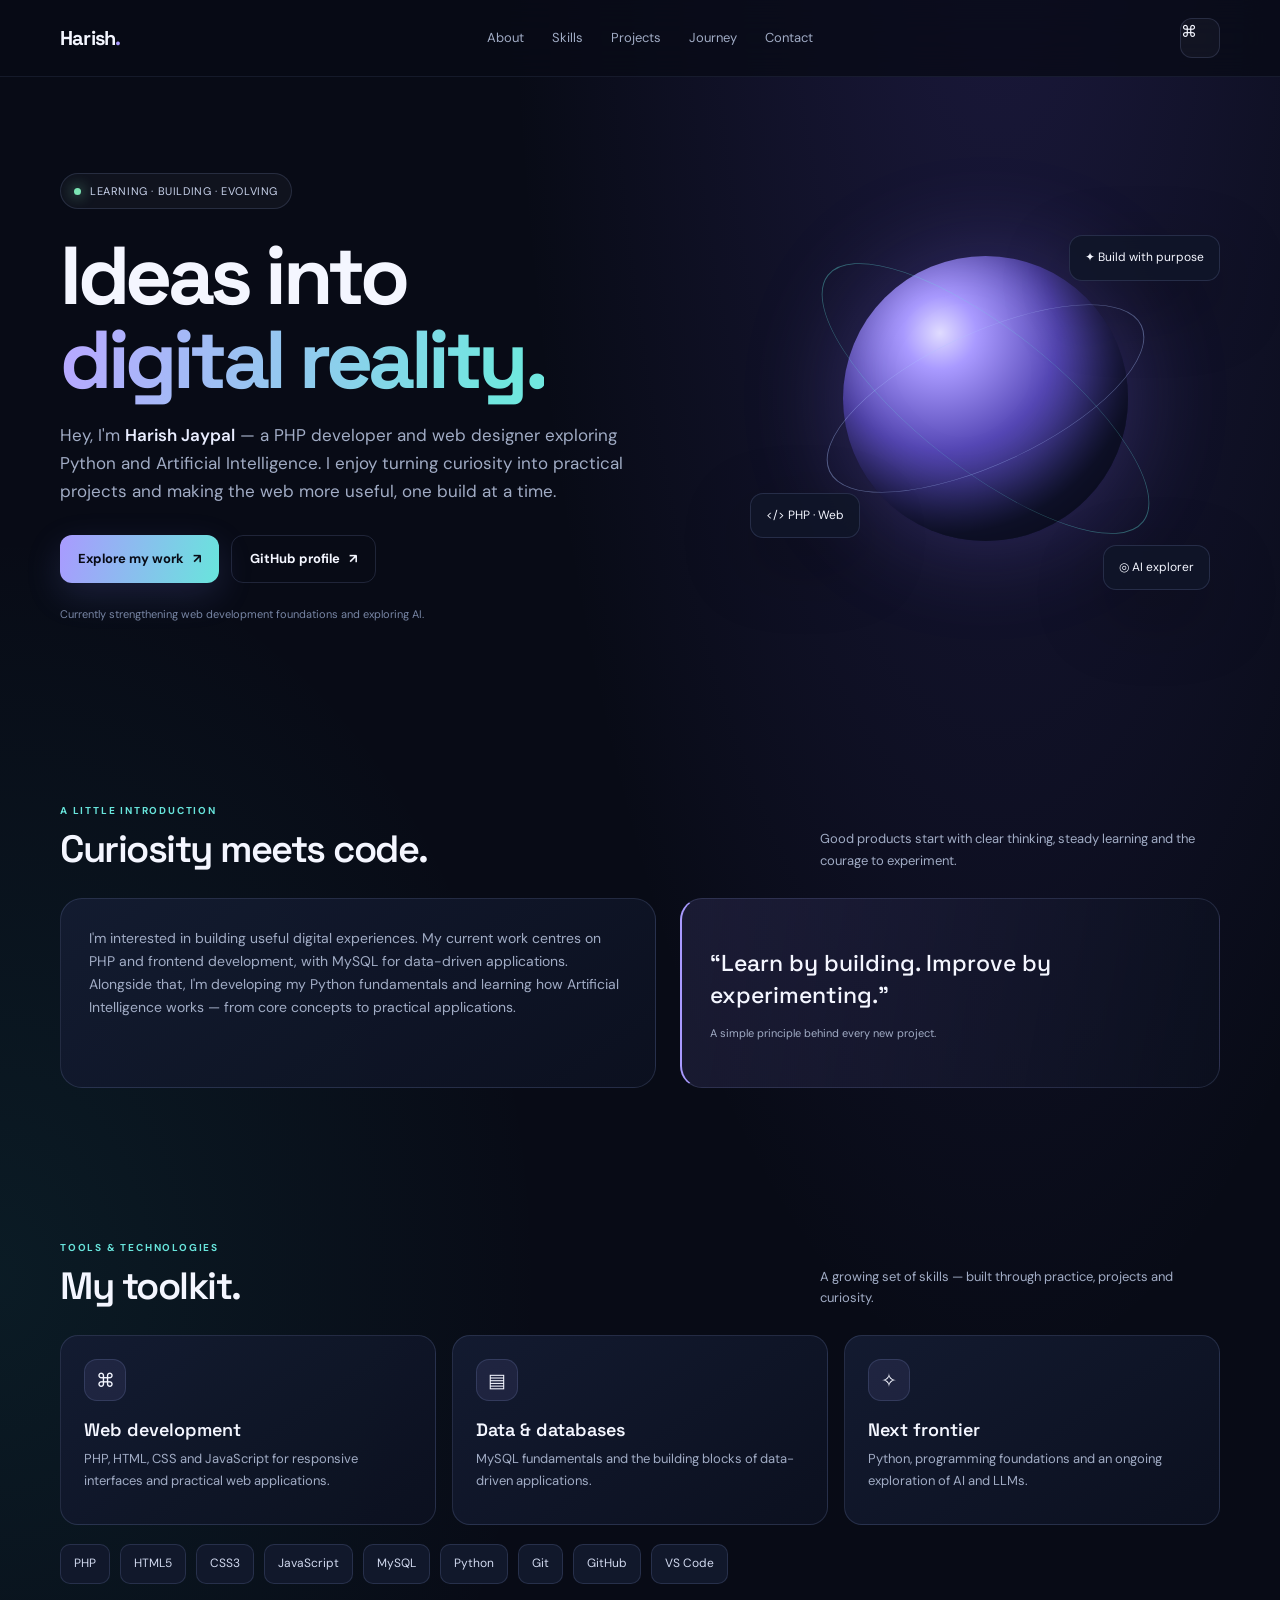
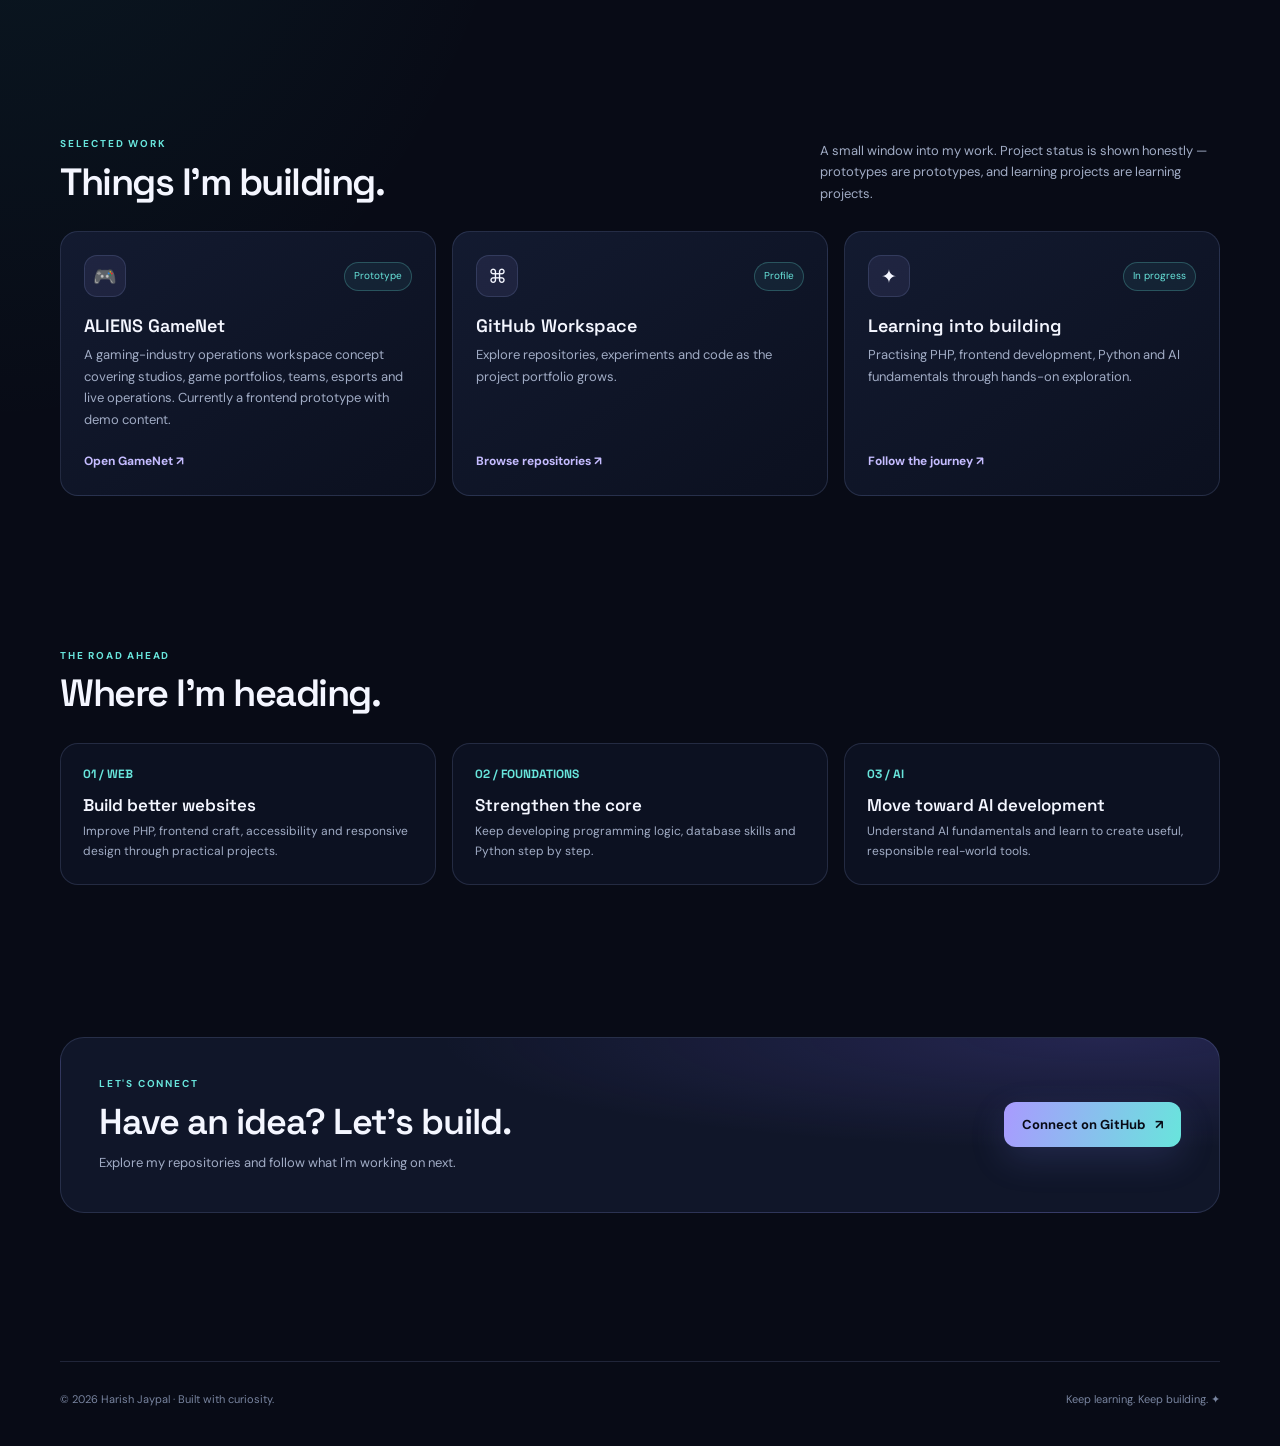
<file: index.html>
<!doctype html>
<html lang="en">
<head>
  <meta charset="utf-8">
  <meta name="viewport" content="width=device-width, initial-scale=1">
  <meta name="theme-color" content="#080b16">
  <meta name="description" content="Harish Jaypal — PHP developer and web designer exploring Python and AI. Discover skills, selected work and the journey from ideas to useful digital products.">
  <meta property="og:type" content="website">
  <meta property="og:title" content="Harish Jaypal — Developer & Builder">
  <meta property="og:description" content="PHP development, web design and a growing journey into AI.">
  <title>Harish Jaypal — Developer & Builder</title>
  <link rel="preconnect" href="https://fonts.googleapis.com">
  <link rel="preconnect" href="https://fonts.gstatic.com" crossorigin>
  <link href="https://fonts.googleapis.com/css2?family=DM+Sans:wght@400;500;600;700&family=Space+Grotesk:wght@400;500;600;700&display=swap" rel="stylesheet">
  <link rel="stylesheet" href="/assets/css/portfolio.css">
</head>
<body>
  <div class="topbar">
    <header class="wrap nav">
      <a class="brand" href="#home" aria-label="Harish home">Harish<b>.</b></a>
      <nav class="links" id="navLinks" aria-label="Main navigation">
        <a href="#about">About</a><a href="#skills">Skills</a><a href="#work">Projects</a><a href="#journey">Journey</a><a href="#contact">Contact</a>
      </nav>
      <div class="nav-actions">
        <a class="icon-btn" href="https://github.com/iHarishJaypal" target="_blank" rel="noopener noreferrer" aria-label="Open GitHub profile">⌘</a>
        <button class="menu" id="menuBtn" type="button" aria-expanded="false" aria-controls="navLinks" aria-label="Toggle navigation">☰</button>
      </div>
    </header>
  </div>
  <main>
    <div class="wrap hero" id="home">
      <div>
        <div class="eyebrow"><span class="dot"></span> LEARNING · BUILDING · EVOLVING</div>
        <h1>Ideas into<br><span class="gradient">digital reality.</span></h1>
        <p class="hero-copy">Hey, I'm <strong>Harish Jaypal</strong> — a PHP developer and web designer exploring Python and Artificial Intelligence. I enjoy turning curiosity into practical projects and making the web more useful, one build at a time.</p>
        <div class="actions"><a class="btn primary" href="#work">Explore my work <span aria-hidden="true">↗</span></a><a class="btn" href="https://github.com/iHarishJaypal" target="_blank" rel="noopener noreferrer">GitHub profile <span aria-hidden="true">↗</span></a></div>
        <div class="hero-note">Currently strengthening web development foundations and exploring AI.</div>
      </div>
      <div class="visual" aria-label="Abstract glowing digital planet illustration">
        <div class="orb" aria-hidden="true"></div>
        <div class="float f1">✦ Build with purpose</div><div class="float f2">&lt;/&gt; PHP · Web</div><div class="float f3">◎ AI explorer</div>
      </div>
    </div>
    <section class="wrap section reveal" id="about">
      <div class="section-head"><div><div class="mini-label">A little introduction</div><h2>Curiosity meets code.</h2></div><p>Good products start with clear thinking, steady learning and the courage to experiment.</p></div>
      <div class="about-grid">
        <div class="panel"><p class="about-copy">I'm interested in building useful digital experiences. My current work centres on PHP and frontend development, with MySQL for data-driven applications. Alongside that, I'm developing my Python fundamentals and learning how Artificial Intelligence works — from core concepts to practical applications.</p></div>
        <div class="panel quote">“Learn by building. Improve by experimenting.”<small>A simple principle behind every new project.</small></div>
      </div>
    </section>
    <section class="wrap section reveal" id="skills">
      <div class="section-head"><div><div class="mini-label">Tools & technologies</div><h2>My toolkit.</h2></div><p>A growing set of skills — built through practice, projects and curiosity.</p></div>
      <div class="grid3">
        <article class="card"><div class="card-icon">⌘</div><h3>Web development</h3><p>PHP, HTML, CSS and JavaScript for responsive interfaces and practical web applications.</p></article>
        <article class="card"><div class="card-icon">▤</div><h3>Data & databases</h3><p>MySQL fundamentals and the building blocks of data-driven applications.</p></article>
        <article class="card"><div class="card-icon">✧</div><h3>Next frontier</h3><p>Python, programming foundations and an ongoing exploration of AI and LLMs.</p></article>
      </div>
      <div class="pills" aria-label="Technology skills"><span class="pill">PHP</span><span class="pill">HTML5</span><span class="pill">CSS3</span><span class="pill">JavaScript</span><span class="pill">MySQL</span><span class="pill">Python</span><span class="pill">Git</span><span class="pill">GitHub</span><span class="pill">VS Code</span></div>
    </section>
    <section class="wrap section reveal" id="work">
      <div class="section-head"><div><div class="mini-label">Selected work</div><h2>Things I'm building.</h2></div><p>A small window into my work. Project status is shown honestly — prototypes are prototypes, and learning projects are learning projects.</p></div>
      <div class="grid3">
        <article class="card project">
          <div class="project-top"><div class="card-icon">🎮</div><span class="tag">Prototype</span></div>
          <h3>ALIENS GameNet</h3>
          <p>A gaming-industry operations workspace concept covering studios, game portfolios, teams, esports and live operations. Currently a frontend prototype with demo content.</p>
          <a class="project-link" href="/gamenet/" target="_blank" rel="noopener noreferrer">Open GameNet <span aria-hidden="true">↗</span></a>
        </article>
        <article class="card project">
          <div class="project-top"><div class="card-icon">⌘</div><span class="tag">Profile</span></div>
          <h3>GitHub Workspace</h3>
          <p>Explore repositories, experiments and code as the project portfolio grows.</p>
          <a class="project-link" href="https://github.com/iHarishJaypal?tab=repositories" target="_blank" rel="noopener noreferrer">Browse repositories <span aria-hidden="true">↗</span></a>
        </article>
        <article class="card project">
          <div class="project-top"><div class="card-icon">✦</div><span class="tag">In progress</span></div>
          <h3>Learning into building</h3>
          <p>Practising PHP, frontend development, Python and AI fundamentals through hands-on exploration.</p>
          <a class="project-link" href="https://github.com/iHarishJaypal" target="_blank" rel="noopener noreferrer">Follow the journey <span aria-hidden="true">↗</span></a>
        </article>
      </div>
    </section>
    <section class="wrap section reveal" id="journey">
      <div class="section-head"><div><div class="mini-label">The road ahead</div><h2>Where I'm heading.</h2></div></div>
      <div class="focus-list">
        <article class="focus-card"><div class="number">01 / WEB</div><h3>Build better websites</h3><p>Improve PHP, frontend craft, accessibility and responsive design through practical projects.</p></article>
        <article class="focus-card"><div class="number">02 / FOUNDATIONS</div><h3>Strengthen the core</h3><p>Keep developing programming logic, database skills and Python step by step.</p></article>
        <article class="focus-card"><div class="number">03 / AI</div><h3>Move toward AI development</h3><p>Understand AI fundamentals and learn to create useful, responsible real-world tools.</p></article>
      </div>
    </section>
    <section class="wrap section reveal" id="contact">
      <div class="contact"><div><div class="mini-label">Let's connect</div><h2>Have an idea? Let's build.</h2><p>Explore my repositories and follow what I'm working on next.</p></div><a class="btn primary" href="https://github.com/iHarishJaypal" target="_blank" rel="noopener noreferrer">Connect on GitHub <span aria-hidden="true">↗</span></a></div>
    </section>
  </main>
  <footer class="wrap footer"><span>© <span id="year"></span> Harish Jaypal · Built with curiosity.</span><span>Keep learning. Keep building. ✦</span></footer>
  <script src="/assets/js/portfolio.js" defer></script>
</body>
</html>
</file>
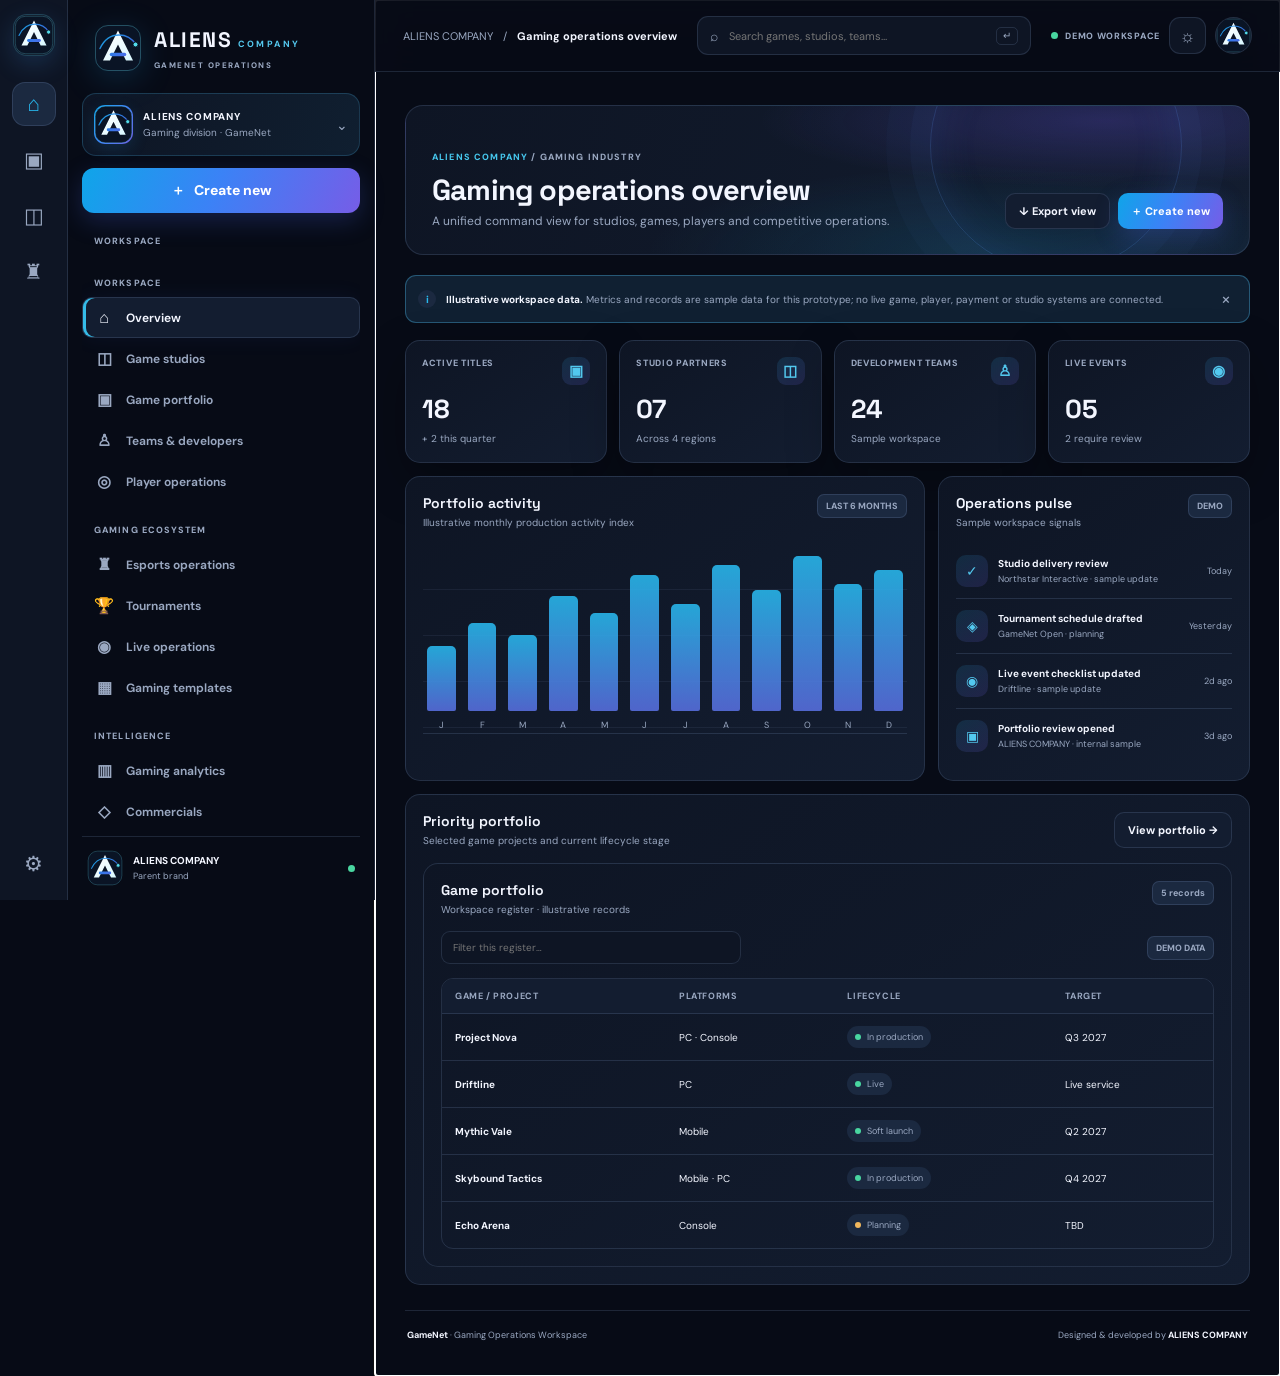
<file: gamenet/index.html>
<!doctype html>
<html lang="en">
<head>
  <meta charset="utf-8">
  <meta name="viewport" content="width=device-width, initial-scale=1, viewport-fit=cover">
  <meta name="theme-color" content="#080b12">
  <meta name="description" content="GameNet by ALIENS COMPANY — gaming industry operations workspace.">
  <title>GameNet by ALIENS COMPANY — Gaming Operations</title>
  <link rel="icon" type="image/svg+xml" href="aliens-mark.svg">
  <link rel="preconnect" href="https://fonts.googleapis.com">
  <link rel="preconnect" href="https://fonts.gstatic.com" crossorigin>
  <link href="https://fonts.googleapis.com/css2?family=DM+Sans:wght@400;500;600;700;800&family=Space+Grotesk:wght@500;600;700&display=swap" rel="stylesheet">
  <link rel="stylesheet" href="gamenet.css">
  <script src="gamenet.js" defer></script>
</head>
<body>
<div class="shell" id="shell">
  <aside class="rail" aria-label="Quick navigation">
    <a class="brand-symbol" href="#dashboard" aria-label="GameNet by ALIENS COMPANY"><img src="aliens-mark.svg" alt=""></a>
    <button class="rail-link active" data-page="dashboard" aria-label="Dashboard">⌂</button>
    <button class="rail-link" data-page="games" aria-label="Games">▣</button>
    <button class="rail-link" data-page="studios" aria-label="Studios">◫</button>
    <button class="rail-link" data-page="esports" aria-label="Esports">♜</button>
    <div class="rail-spacer"></div>
    <button class="rail-link" data-page="settings" aria-label="Settings">⚙</button>
  </aside>

  <aside class="sidebar" id="sidebar">
    <a class="brand-lockup" href="#dashboard" aria-label="ALIENS COMPANY GameNet home">
      <img class="brand-logo" src="aliens-mark.svg" alt="">
      <span class="brand-copy"><strong>ALIENS</strong><small>COMPANY</small><em>GAMENET OPERATIONS</em></span>
    </a>
    <button class="company-switch" type="button">
      <img class="company-mark" src="aliens-mark.svg" alt=""><span><b>ALIENS COMPANY</b><small>Gaming division · GameNet</small></span><span class="chevron">⌄</span>
    </button>
    <button class="primary-action" id="createAction">＋ &nbsp; Create new</button>
    <div class="nav-caption">WORKSPACE</div>
    <nav class="navigation" aria-label="Main navigation">
      <div class="nav-caption">WORKSPACE</div>
      <button class="nav-item active" data-page="dashboard"><span>⌂</span>Overview</button>
      <button class="nav-item" data-page="studios"><span>◫</span>Game studios</button>
      <button class="nav-item" data-page="games"><span>▣</span>Game portfolio</button>
      <button class="nav-item" data-page="teams"><span>♙</span>Teams & developers</button>
      <button class="nav-item" data-page="players"><span>◎</span>Player operations</button>
      <div class="nav-caption">GAMING ECOSYSTEM</div>
      <button class="nav-item" data-page="esports"><span>♜</span>Esports operations</button>
      <button class="nav-item" data-page="tournaments"><span>🏆</span>Tournaments</button>
      <button class="nav-item" data-page="liveops"><span>◉</span>Live operations</button>
      <button class="nav-item" data-page="templates"><span>▦</span>Gaming templates</button>
      <div class="nav-caption">INTELLIGENCE</div>
      <button class="nav-item" data-page="analytics"><span>▥</span>Gaming analytics</button>
      <button class="nav-item" data-page="finance"><span>◇</span>Commercials</button>
      <button class="nav-item" data-page="settings"><span>⚙</span>Workspace settings</button>
    </nav>
    <div class="sidebar-footer">
      <img class="avatar" src="aliens-mark.svg" alt=""><div><b>ALIENS COMPANY</b><small>Parent brand</small></div>
      <span class="online-dot"></span>
    </div>
  </aside>

  <header class="topbar">
    <button class="icon-button mobile-menu" id="mobileMenu" aria-label="Toggle navigation">☰</button>
    <div class="breadcrumb"><span>ALIENS COMPANY</span><i>/</i><b id="crumb">Overview</b></div>
    <label class="searchbox"><span>⌕</span><input id="globalSearch" type="search" placeholder="Search games, studios, teams…" autocomplete="off"><kbd>↵</kbd></label>
    <div class="top-actions">
      <span class="environment"><i></i> DEMO WORKSPACE</span>
      <button class="icon-button" id="themeToggle" aria-label="Switch theme">☼</button>
      <button class="profile-button" id="profileButton" aria-label="ALIENS COMPANY profile"><img src="aliens-mark.svg" alt=""></button>
    </div>
  </header>

  <main class="main" id="main" tabindex="-1">
    <section class="page-heading">
      <div><div class="eyebrow">ALIENS COMPANY <span> / GAMING INDUSTRY</span></div><h1 id="pageTitle">Gaming operations overview</h1><p id="pageSubtitle">A unified command view for studios, games, players and competitive operations.</p></div>
      <div class="heading-actions"><button class="button secondary" id="exportButton">↓ Export view</button><button class="button primary" id="headingCreate">＋ Create new</button></div>
    </section>
    <div class="notice"><span class="notice-mark">i</span><span><b>Illustrative workspace data.</b> Metrics and records are sample data for this prototype; no live game, player, payment or studio systems are connected.</span><button id="dismissNotice" aria-label="Dismiss notice">×</button></div>
    <section id="pageContent" aria-live="polite"></section>
    <footer class="footer"><span><b>GameNet</b> · Gaming Operations Workspace</span><span>Designed &amp; developed by <b>ALIENS COMPANY</b></span></footer>
  </main>
</div>
<div class="toast" id="toast" role="status" aria-live="polite"></div>
<div class="mobile-scrim" id="mobileScrim"></div>
</body>
</html>
</file>
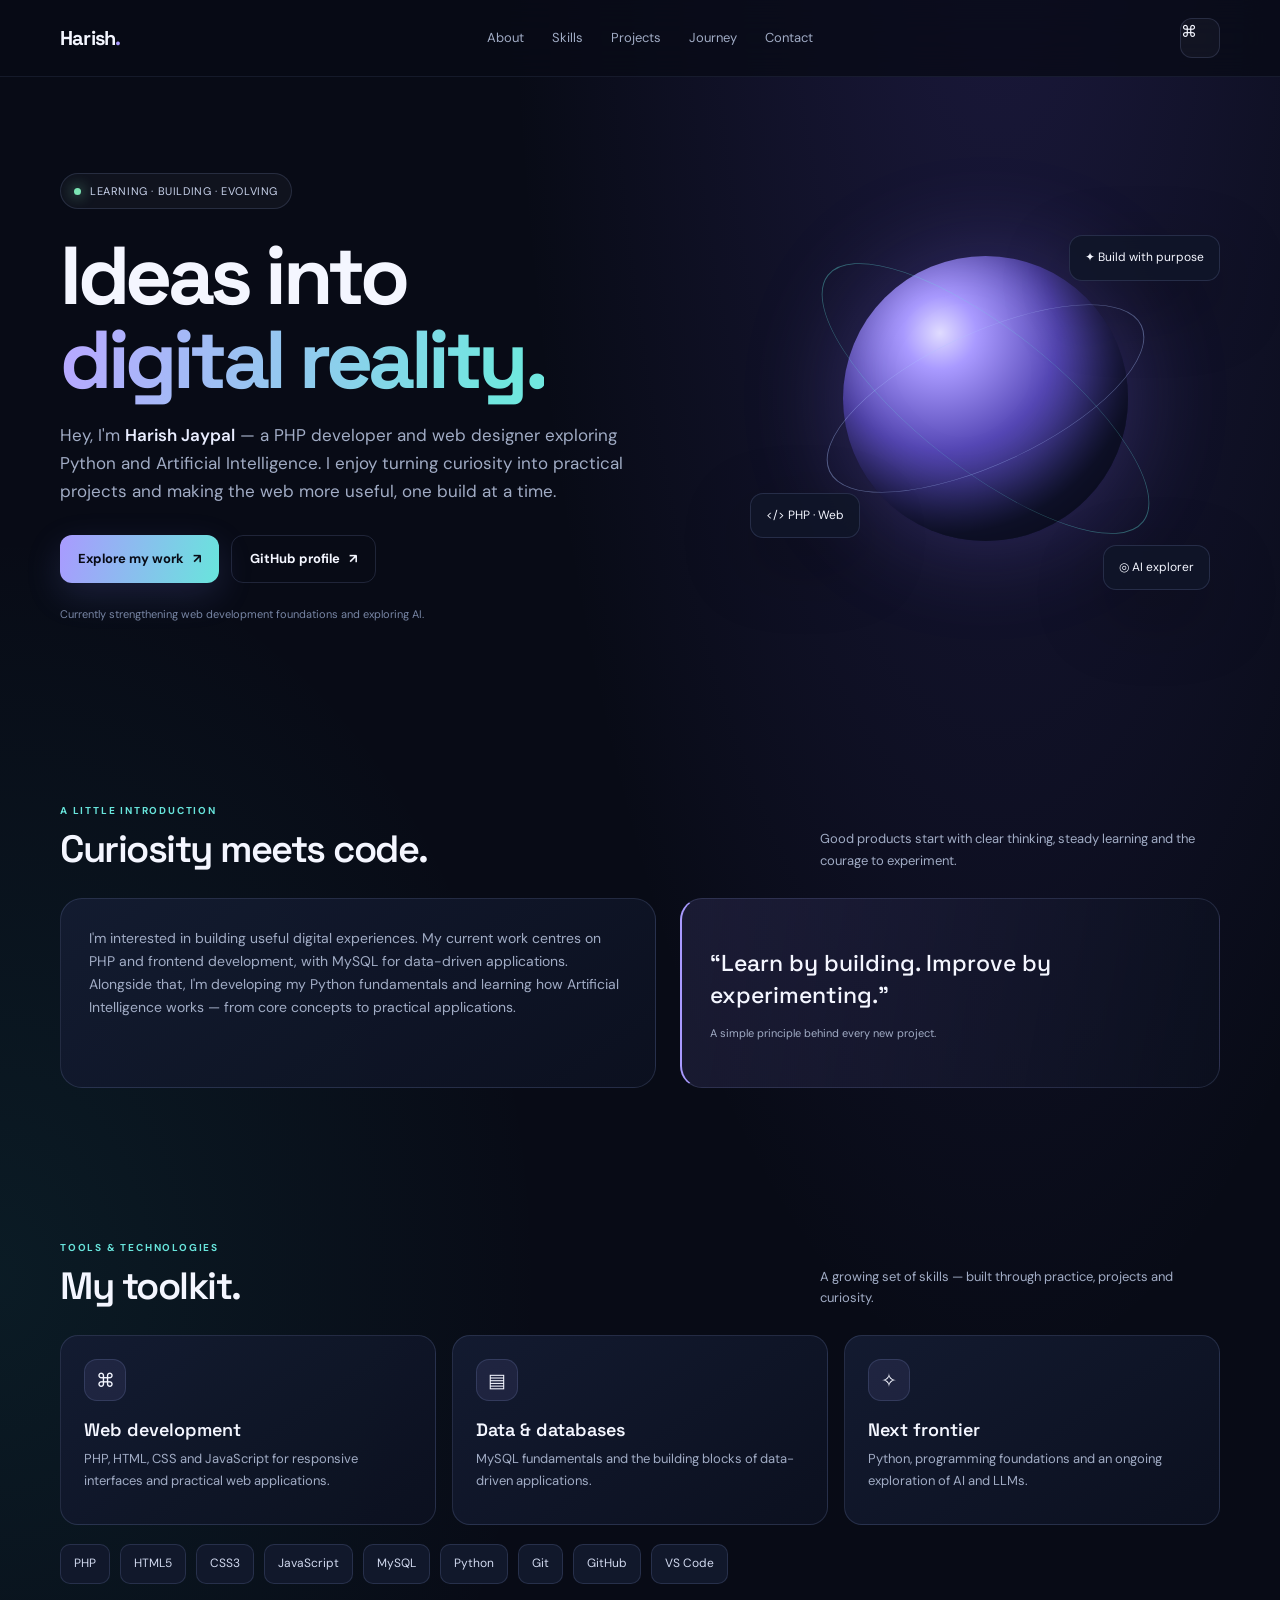
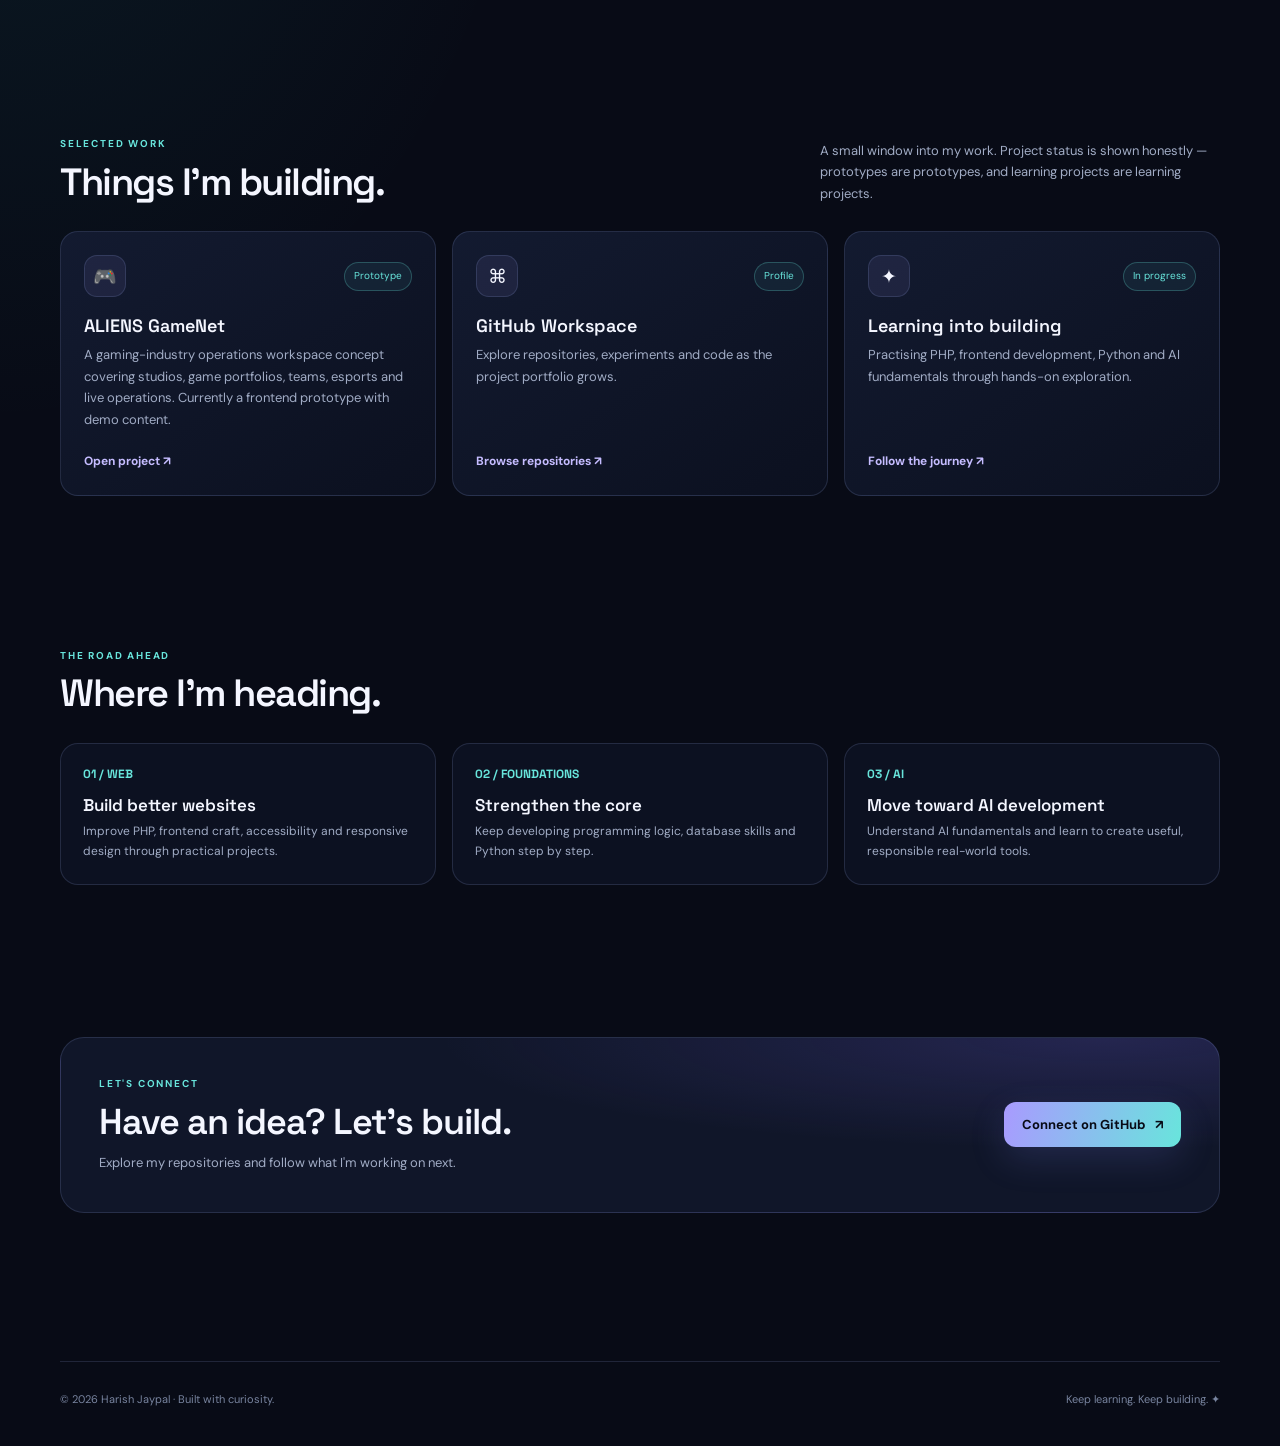
<file: portfolio/index.html>
<!doctype html>
<html lang="en">
<head>
  <meta charset="utf-8">
  <meta name="viewport" content="width=device-width, initial-scale=1">
  <meta name="theme-color" content="#080b16">
  <meta name="description" content="Harish Jaypal — PHP developer and web designer exploring Python and AI. Discover skills, selected work and the journey from ideas to useful digital products.">
  <meta property="og:type" content="website">
  <meta property="og:title" content="Harish Jaypal — Developer & Builder">
  <meta property="og:description" content="PHP development, web design and a growing journey into AI.">
  <title>Harish Jaypal — Developer & Builder</title>
  <link rel="preconnect" href="https://fonts.googleapis.com">
  <link rel="preconnect" href="https://fonts.gstatic.com" crossorigin>
  <link href="https://fonts.googleapis.com/css2?family=DM+Sans:wght@400;500;600;700&family=Space+Grotesk:wght@400;500;600;700&display=swap" rel="stylesheet">
  <style>
    :root{color-scheme:dark;--bg:#080b16;--surface:#101629;--surface2:#141d34;--text:#f4f6ff;--muted:#a1acc5;--line:rgba(169,184,255,.15);--purple:#a99aff;--cyan:#68e5dc;--green:#7be5b4;--shadow:0 24px 70px rgba(0,0,0,.28);--radius:22px}
    *{box-sizing:border-box}html{scroll-behavior:smooth;scroll-padding-top:90px}body{margin:0;background:radial-gradient(ellipse at 78% -8%,rgba(105,82,220,.2),transparent 35%),radial-gradient(ellipse at 0% 42%,rgba(38,193,190,.09),transparent 30%),var(--bg);color:var(--text);font-family:'DM Sans',sans-serif;line-height:1.65}a{color:inherit;text-decoration:none}button{font:inherit}.wrap{width:min(1160px,calc(100% - 44px));margin:auto}.topbar{position:sticky;top:0;z-index:20;background:rgba(8,11,22,.78);backdrop-filter:blur(18px);border-bottom:1px solid rgba(169,184,255,.09)}.nav{height:76px;display:flex;align-items:center;justify-content:space-between}.brand{font:700 20px 'Space Grotesk';letter-spacing:-.8px}.brand b{color:var(--purple)}.links{display:flex;align-items:center;gap:28px;color:var(--muted);font-size:13px}.links a{transition:color .2s}.links a:hover,.links a:focus-visible{color:var(--cyan)}.nav-actions{display:flex;align-items:center;gap:10px}.icon-btn,.menu{width:40px;height:40px;border:1px solid var(--line);border-radius:12px;background:rgba(255,255,255,.035);color:var(--text);cursor:pointer}.menu{display:none}.hero{min-height:650px;display:grid;grid-template-columns:1.15fr .85fr;align-items:center;gap:55px;padding:82px 0 90px}.eyebrow{display:inline-flex;align-items:center;gap:9px;border:1px solid var(--line);background:rgba(255,255,255,.035);padding:8px 13px;border-radius:99px;color:#c8d2eb;font-size:11px;letter-spacing:.6px}.dot{width:7px;height:7px;border-radius:50%;background:var(--green);box-shadow:0 0 14px var(--green)}h1,h2,h3,p{margin-top:0}.hero h1{font:700 clamp(48px,7vw,82px)/1.02 'Space Grotesk';letter-spacing:-4.5px;margin:25px 0 20px}.gradient{background:linear-gradient(105deg,#b6aaff 5%,#70e7df 90%);-webkit-background-clip:text;background-clip:text;color:transparent}.hero-copy{max-width:610px;color:var(--muted);font-size:17px}.hero-copy strong{color:#e9edff;font-weight:600}.actions{display:flex;gap:12px;flex-wrap:wrap;margin-top:30px}.btn{display:inline-flex;align-items:center;justify-content:center;gap:9px;border-radius:12px;padding:12px 18px;font-weight:700;font-size:13px;border:1px solid var(--line);transition:transform .2s,border-color .2s,box-shadow .2s}.btn:hover{transform:translateY(-3px);border-color:rgba(104,229,220,.5)}.btn.primary{background:linear-gradient(105deg,#a99aff,#68e5dc);color:#080b16;border:0;box-shadow:0 12px 35px rgba(115,130,235,.18)}.hero-note{margin-top:22px;color:#7886a5;font-size:11px}.visual{position:relative;min-height:410px;display:grid;place-items:center}.orb{width:285px;height:285px;border-radius:50%;background:radial-gradient(circle at 34% 27%,#e0dcff 0,#a99aff 13%,#5547b5 42%,#171b42 72%);box-shadow:0 0 100px rgba(133,112,255,.27),inset -22px -28px 60px rgba(0,0,0,.55);position:relative}.orb:before,.orb:after{content:"";position:absolute;border:1px solid rgba(173,195,255,.42);border-radius:50%;inset:-30px;transform:rotate(-25deg) scaleY(.38)}.orb:after{inset:-58px;transform:rotate(38deg) scaleY(.35);border-color:rgba(99,229,220,.38)}.float{position:absolute;padding:12px 15px;border:1px solid var(--line);background:rgba(16,22,41,.9);backdrop-filter:blur(12px);border-radius:13px;font-size:12px;box-shadow:var(--shadow)}.f1{top:42px;right:0}.f2{bottom:64px;left:0}.f3{bottom:12px;right:10px}.mini-label{color:var(--cyan);font-size:10px;text-transform:uppercase;letter-spacing:1.8px;font-weight:700}.section{padding:76px 0}.section-head{display:flex;align-items:end;justify-content:space-between;gap:20px;margin-bottom:27px}.section-head h2{font:600 clamp(28px,4vw,38px)/1.15 'Space Grotesk';letter-spacing:-1.5px;margin:8px 0 0}.section-head p{color:var(--muted);font-size:13px;margin:0;max-width:400px}.about-grid{display:grid;grid-template-columns:1.05fr .95fr;gap:24px}.panel{background:linear-gradient(145deg,rgba(20,28,50,.94),rgba(12,17,32,.94));border:1px solid var(--line);border-radius:var(--radius);padding:28px}.about-copy{color:var(--muted);font-size:14px;margin:0}.quote{display:flex;flex-direction:column;justify-content:center;min-height:190px;border-left:2px solid var(--purple);background:linear-gradient(100deg,rgba(155,140,255,.12),rgba(12,17,32,.7));font:500 23px/1.4 'Space Grotesk'}.quote small{font:400 11px 'DM Sans';color:var(--muted);margin-top:15px}.grid3{display:grid;grid-template-columns:repeat(3,1fr);gap:16px}.card{background:linear-gradient(145deg,rgba(20,28,50,.94),rgba(12,17,32,.94));border:1px solid var(--line);border-radius:18px;padding:23px;min-height:190px;transition:transform .22s,border-color .22s,box-shadow .22s}.card:hover{transform:translateY(-5px);border-color:rgba(169,154,255,.42);box-shadow:var(--shadow)}.card-icon{width:42px;height:42px;display:grid;place-items:center;border:1px solid var(--line);border-radius:13px;background:rgba(169,154,255,.09);font-size:19px}.card h3{font:600 18px 'Space Grotesk';margin:17px 0 7px}.card p{font-size:13px;color:var(--muted);margin:0}.pills{display:flex;flex-wrap:wrap;gap:10px;margin-top:19px}.pill{border:1px solid var(--line);background:#11182b;padding:9px 13px;border-radius:10px;color:#d1d9ef;font-size:12px}.project{display:flex;flex-direction:column;min-height:260px}.project-top{display:flex;justify-content:space-between;align-items:center;gap:10px}.tag{font-size:10px;color:var(--cyan);border:1px solid rgba(104,229,220,.25);background:rgba(104,229,220,.07);padding:5px 9px;border-radius:99px}.project-link{margin-top:auto;padding-top:22px;color:#c5bcff;font-size:12px;font-weight:700}.project-link:hover{color:var(--cyan)}.focus-list{display:grid;grid-template-columns:repeat(3,1fr);gap:16px}.focus-card{padding:22px;border:1px solid var(--line);border-radius:18px;background:rgba(16,22,41,.65)}.number{font:700 12px 'Space Grotesk';color:var(--cyan)}.focus-card h3{font:600 17px 'Space Grotesk';margin:12px 0 6px}.focus-card p{font-size:12px;color:var(--muted);margin:0}.contact{border:1px solid var(--line);border-radius:24px;padding:38px;background:radial-gradient(ellipse at 90% 0%,rgba(118,100,235,.2),transparent 45%),#101629;display:flex;align-items:center;justify-content:space-between;gap:25px}.contact h2{font:600 clamp(27px,4vw,36px) 'Space Grotesk';letter-spacing:-1px;margin:7px 0}.contact p{color:var(--muted);font-size:13px;margin:0}.footer{display:flex;justify-content:space-between;gap:15px;padding:28px 0 38px;color:#78849f;font-size:11px;border-top:1px solid var(--line);margin-top:72px}.reveal{opacity:0;transform:translateY(16px);transition:opacity .65s ease,transform .65s ease}.reveal.visible{opacity:1;transform:none}:focus-visible{outline:2px solid var(--cyan);outline-offset:4px}
    @media(max-width:820px){.links{gap:17px}.hero{gap:20px}.hero h1{font-size:clamp(46px,8vw,68px)}.orb{width:235px;height:235px}.grid3,.focus-list{grid-template-columns:repeat(2,1fr)}}
    @media(max-width:680px){.wrap{width:min(100% - 34px,560px)}.nav{height:68px}.menu{display:block}.links{display:none;position:absolute;top:76px;left:17px;right:17px;background:#11182b;border:1px solid var(--line);padding:17px;border-radius:15px;flex-direction:column;align-items:stretch;gap:4px;box-shadow:var(--shadow)}.links.open{display:flex}.links a{padding:10px}.hero{grid-template-columns:1fr;padding:65px 0 42px;gap:8px;min-height:0}.hero h1{letter-spacing:-2.7px}.hero-copy{font-size:15px}.visual{min-height:310px}.orb{width:195px;height:195px}.f1{top:20px;right:0}.f2{bottom:45px;left:0}.f3{bottom:0;right:0}.section{padding:58px 0}.section-head{align-items:flex-start;flex-direction:column}.about-grid,.grid3,.focus-list{grid-template-columns:1fr}.panel{padding:23px}.quote{min-height:150px}.contact{align-items:flex-start;flex-direction:column;padding:28px}.footer{flex-direction:column;gap:7px;margin-top:50px}}
    @media(prefers-reduced-motion:reduce){html{scroll-behavior:auto}*,*:before,*:after{animation-duration:.01ms!important;animation-iteration-count:1!important;transition-duration:.01ms!important}.reveal{opacity:1;transform:none}}
  </style>
</head>
<body>
  <div class="topbar">
    <header class="wrap nav">
      <a class="brand" href="#home" aria-label="Harish home">Harish<b>.</b></a>
      <nav class="links" id="navLinks" aria-label="Main navigation">
        <a href="#about">About</a><a href="#skills">Skills</a><a href="#work">Projects</a><a href="#journey">Journey</a><a href="#contact">Contact</a>
      </nav>
      <div class="nav-actions">
        <a class="icon-btn" href="https://github.com/iHarishJaypal" target="_blank" rel="noopener noreferrer" aria-label="Open GitHub profile">⌘</a>
        <button class="menu" id="menuBtn" type="button" aria-expanded="false" aria-controls="navLinks" aria-label="Toggle navigation">☰</button>
      </div>
    </header>
  </div>
  <main>
    <div class="wrap hero" id="home">
      <div>
        <div class="eyebrow"><span class="dot"></span> LEARNING · BUILDING · EVOLVING</div>
        <h1>Ideas into<br><span class="gradient">digital reality.</span></h1>
        <p class="hero-copy">Hey, I'm <strong>Harish Jaypal</strong> — a PHP developer and web designer exploring Python and Artificial Intelligence. I enjoy turning curiosity into practical projects and making the web more useful, one build at a time.</p>
        <div class="actions"><a class="btn primary" href="#work">Explore my work <span aria-hidden="true">↗</span></a><a class="btn" href="https://github.com/iHarishJaypal" target="_blank" rel="noopener noreferrer">GitHub profile <span aria-hidden="true">↗</span></a></div>
        <div class="hero-note">Currently strengthening web development foundations and exploring AI.</div>
      </div>
      <div class="visual" aria-label="Abstract glowing digital planet illustration">
        <div class="orb" aria-hidden="true"></div>
        <div class="float f1">✦ Build with purpose</div><div class="float f2">&lt;/&gt; PHP · Web</div><div class="float f3">◎ AI explorer</div>
      </div>
    </div>
    <section class="wrap section reveal" id="about">
      <div class="section-head"><div><div class="mini-label">A little introduction</div><h2>Curiosity meets code.</h2></div><p>Good products start with clear thinking, steady learning and the courage to experiment.</p></div>
      <div class="about-grid">
        <div class="panel"><p class="about-copy">I'm interested in building useful digital experiences. My current work centres on PHP and frontend development, with MySQL for data-driven applications. Alongside that, I'm developing my Python fundamentals and learning how Artificial Intelligence works — from core concepts to practical applications.</p></div>
        <div class="panel quote">“Learn by building. Improve by experimenting.”<small>A simple principle behind every new project.</small></div>
      </div>
    </section>
    <section class="wrap section reveal" id="skills">
      <div class="section-head"><div><div class="mini-label">Tools & technologies</div><h2>My toolkit.</h2></div><p>A growing set of skills — built through practice, projects and curiosity.</p></div>
      <div class="grid3">
        <article class="card"><div class="card-icon">⌘</div><h3>Web development</h3><p>PHP, HTML, CSS and JavaScript for responsive interfaces and practical web applications.</p></article>
        <article class="card"><div class="card-icon">▤</div><h3>Data & databases</h3><p>MySQL fundamentals and the building blocks of data-driven applications.</p></article>
        <article class="card"><div class="card-icon">✧</div><h3>Next frontier</h3><p>Python, programming foundations and an ongoing exploration of AI and LLMs.</p></article>
      </div>
      <div class="pills" aria-label="Technology skills"><span class="pill">PHP</span><span class="pill">HTML5</span><span class="pill">CSS3</span><span class="pill">JavaScript</span><span class="pill">MySQL</span><span class="pill">Python</span><span class="pill">Git</span><span class="pill">GitHub</span><span class="pill">VS Code</span></div>
    </section>
    <section class="wrap section reveal" id="work">
      <div class="section-head"><div><div class="mini-label">Selected work</div><h2>Things I'm building.</h2></div><p>A small window into my work. Project status is shown honestly — prototypes are prototypes, and learning projects are learning projects.</p></div>
      <div class="grid3">
        <article class="card project">
          <div class="project-top"><div class="card-icon">🎮</div><span class="tag">Prototype</span></div>
          <h3>ALIENS GameNet</h3>
          <p>A gaming-industry operations workspace concept covering studios, game portfolios, teams, esports and live operations. Currently a frontend prototype with demo content.</p>
          <a class="project-link" href="https://iharishjaypal.github.io/" target="_blank" rel="noopener noreferrer">Open project <span aria-hidden="true">↗</span></a>
        </article>
        <article class="card project">
          <div class="project-top"><div class="card-icon">⌘</div><span class="tag">Profile</span></div>
          <h3>GitHub Workspace</h3>
          <p>Explore repositories, experiments and code as the project portfolio grows.</p>
          <a class="project-link" href="https://github.com/iHarishJaypal?tab=repositories" target="_blank" rel="noopener noreferrer">Browse repositories <span aria-hidden="true">↗</span></a>
        </article>
        <article class="card project">
          <div class="project-top"><div class="card-icon">✦</div><span class="tag">In progress</span></div>
          <h3>Learning into building</h3>
          <p>Practising PHP, frontend development, Python and AI fundamentals through hands-on exploration.</p>
          <a class="project-link" href="https://github.com/iHarishJaypal" target="_blank" rel="noopener noreferrer">Follow the journey <span aria-hidden="true">↗</span></a>
        </article>
      </div>
    </section>
    <section class="wrap section reveal" id="journey">
      <div class="section-head"><div><div class="mini-label">The road ahead</div><h2>Where I'm heading.</h2></div></div>
      <div class="focus-list">
        <article class="focus-card"><div class="number">01 / WEB</div><h3>Build better websites</h3><p>Improve PHP, frontend craft, accessibility and responsive design through practical projects.</p></article>
        <article class="focus-card"><div class="number">02 / FOUNDATIONS</div><h3>Strengthen the core</h3><p>Keep developing programming logic, database skills and Python step by step.</p></article>
        <article class="focus-card"><div class="number">03 / AI</div><h3>Move toward AI development</h3><p>Understand AI fundamentals and learn to create useful, responsible real-world tools.</p></article>
      </div>
    </section>
    <section class="wrap section reveal" id="contact">
      <div class="contact"><div><div class="mini-label">Let's connect</div><h2>Have an idea? Let's build.</h2><p>Explore my repositories and follow what I'm working on next.</p></div><a class="btn primary" href="https://github.com/iHarishJaypal" target="_blank" rel="noopener noreferrer">Connect on GitHub <span aria-hidden="true">↗</span></a></div>
    </section>
  </main>
  <footer class="wrap footer"><span>© <span id="year"></span> Harish Jaypal · Built with curiosity.</span><span>Keep learning. Keep building. ✦</span></footer>
  <script>
    (() => {
      const menuBtn = document.getElementById('menuBtn');
      const navLinks = document.getElementById('navLinks');
      const year = document.getElementById('year');
      year.textContent = new Date().getFullYear();
      menuBtn.addEventListener('click', () => {
        const isOpen = navLinks.classList.toggle('open');
        menuBtn.setAttribute('aria-expanded', String(isOpen));
        menuBtn.setAttribute('aria-label', isOpen ? 'Close navigation' : 'Open navigation');
      });
      navLinks.querySelectorAll('a').forEach(link => link.addEventListener('click', () => {
        navLinks.classList.remove('open');
        menuBtn.setAttribute('aria-expanded', 'false');
        menuBtn.setAttribute('aria-label', 'Open navigation');
      }));
      if ('IntersectionObserver' in window && !window.matchMedia('(prefers-reduced-motion: reduce)').matches) {
        const observer = new IntersectionObserver(entries => entries.forEach(entry => {
          if (entry.isIntersecting) {
            entry.target.classList.add('visible');
            observer.unobserve(entry.target);
          }
        }), { threshold: 0.12 });
        document.querySelectorAll('.reveal').forEach(section => observer.observe(section));
      } else {
        document.querySelectorAll('.reveal').forEach(section => section.classList.add('visible'));
      }
    })();
  </script>
</body>
</html>
</file>
<file: assets/css/portfolio.css>
:root{color-scheme:dark;--bg:#080b16;--surface:#101629;--surface2:#141d34;--text:#f4f6ff;--muted:#a1acc5;--line:rgba(169,184,255,.15);--purple:#a99aff;--cyan:#68e5dc;--green:#7be5b4;--shadow:0 24px 70px rgba(0,0,0,.28);--radius:22px}
    *{box-sizing:border-box}html{scroll-behavior:smooth;scroll-padding-top:90px}body{margin:0;background:radial-gradient(ellipse at 78% -8%,rgba(105,82,220,.2),transparent 35%),radial-gradient(ellipse at 0% 42%,rgba(38,193,190,.09),transparent 30%),var(--bg);color:var(--text);font-family:'DM Sans',sans-serif;line-height:1.65}a{color:inherit;text-decoration:none}button{font:inherit}.wrap{width:min(1160px,calc(100% - 44px));margin:auto}.topbar{position:sticky;top:0;z-index:20;background:rgba(8,11,22,.78);backdrop-filter:blur(18px);border-bottom:1px solid rgba(169,184,255,.09)}.nav{height:76px;display:flex;align-items:center;justify-content:space-between}.brand{font:700 20px 'Space Grotesk';letter-spacing:-.8px}.brand b{color:var(--purple)}.links{display:flex;align-items:center;gap:28px;color:var(--muted);font-size:13px}.links a{transition:color .2s}.links a:hover,.links a:focus-visible{color:var(--cyan)}.nav-actions{display:flex;align-items:center;gap:10px}.icon-btn,.menu{width:40px;height:40px;border:1px solid var(--line);border-radius:12px;background:rgba(255,255,255,.035);color:var(--text);cursor:pointer}.menu{display:none}.hero{min-height:650px;display:grid;grid-template-columns:1.15fr .85fr;align-items:center;gap:55px;padding:82px 0 90px}.eyebrow{display:inline-flex;align-items:center;gap:9px;border:1px solid var(--line);background:rgba(255,255,255,.035);padding:8px 13px;border-radius:99px;color:#c8d2eb;font-size:11px;letter-spacing:.6px}.dot{width:7px;height:7px;border-radius:50%;background:var(--green);box-shadow:0 0 14px var(--green)}h1,h2,h3,p{margin-top:0}.hero h1{font:700 clamp(48px,7vw,82px)/1.02 'Space Grotesk';letter-spacing:-4.5px;margin:25px 0 20px}.gradient{background:linear-gradient(105deg,#b6aaff 5%,#70e7df 90%);-webkit-background-clip:text;background-clip:text;color:transparent}.hero-copy{max-width:610px;color:var(--muted);font-size:17px}.hero-copy strong{color:#e9edff;font-weight:600}.actions{display:flex;gap:12px;flex-wrap:wrap;margin-top:30px}.btn{display:inline-flex;align-items:center;justify-content:center;gap:9px;border-radius:12px;padding:12px 18px;font-weight:700;font-size:13px;border:1px solid var(--line);transition:transform .2s,border-color .2s,box-shadow .2s}.btn:hover{transform:translateY(-3px);border-color:rgba(104,229,220,.5)}.btn.primary{background:linear-gradient(105deg,#a99aff,#68e5dc);color:#080b16;border:0;box-shadow:0 12px 35px rgba(115,130,235,.18)}.hero-note{margin-top:22px;color:#7886a5;font-size:11px}.visual{position:relative;min-height:410px;display:grid;place-items:center}.orb{width:285px;height:285px;border-radius:50%;background:radial-gradient(circle at 34% 27%,#e0dcff 0,#a99aff 13%,#5547b5 42%,#171b42 72%);box-shadow:0 0 100px rgba(133,112,255,.27),inset -22px -28px 60px rgba(0,0,0,.55);position:relative}.orb:before,.orb:after{content:"";position:absolute;border:1px solid rgba(173,195,255,.42);border-radius:50%;inset:-30px;transform:rotate(-25deg) scaleY(.38)}.orb:after{inset:-58px;transform:rotate(38deg) scaleY(.35);border-color:rgba(99,229,220,.38)}.float{position:absolute;padding:12px 15px;border:1px solid var(--line);background:rgba(16,22,41,.9);backdrop-filter:blur(12px);border-radius:13px;font-size:12px;box-shadow:var(--shadow)}.f1{top:42px;right:0}.f2{bottom:64px;left:0}.f3{bottom:12px;right:10px}.mini-label{color:var(--cyan);font-size:10px;text-transform:uppercase;letter-spacing:1.8px;font-weight:700}.section{padding:76px 0}.section-head{display:flex;align-items:end;justify-content:space-between;gap:20px;margin-bottom:27px}.section-head h2{font:600 clamp(28px,4vw,38px)/1.15 'Space Grotesk';letter-spacing:-1.5px;margin:8px 0 0}.section-head p{color:var(--muted);font-size:13px;margin:0;max-width:400px}.about-grid{display:grid;grid-template-columns:1.05fr .95fr;gap:24px}.panel{background:linear-gradient(145deg,rgba(20,28,50,.94),rgba(12,17,32,.94));border:1px solid var(--line);border-radius:var(--radius);padding:28px}.about-copy{color:var(--muted);font-size:14px;margin:0}.quote{display:flex;flex-direction:column;justify-content:center;min-height:190px;border-left:2px solid var(--purple);background:linear-gradient(100deg,rgba(155,140,255,.12),rgba(12,17,32,.7));font:500 23px/1.4 'Space Grotesk'}.quote small{font:400 11px 'DM Sans';color:var(--muted);margin-top:15px}.grid3{display:grid;grid-template-columns:repeat(3,1fr);gap:16px}.card{background:linear-gradient(145deg,rgba(20,28,50,.94),rgba(12,17,32,.94));border:1px solid var(--line);border-radius:18px;padding:23px;min-height:190px;transition:transform .22s,border-color .22s,box-shadow .22s}.card:hover{transform:translateY(-5px);border-color:rgba(169,154,255,.42);box-shadow:var(--shadow)}.card-icon{width:42px;height:42px;display:grid;place-items:center;border:1px solid var(--line);border-radius:13px;background:rgba(169,154,255,.09);font-size:19px}.card h3{font:600 18px 'Space Grotesk';margin:17px 0 7px}.card p{font-size:13px;color:var(--muted);margin:0}.pills{display:flex;flex-wrap:wrap;gap:10px;margin-top:19px}.pill{border:1px solid var(--line);background:#11182b;padding:9px 13px;border-radius:10px;color:#d1d9ef;font-size:12px}.project{display:flex;flex-direction:column;min-height:260px}.project-top{display:flex;justify-content:space-between;align-items:center;gap:10px}.tag{font-size:10px;color:var(--cyan);border:1px solid rgba(104,229,220,.25);background:rgba(104,229,220,.07);padding:5px 9px;border-radius:99px}.project-link{margin-top:auto;padding-top:22px;color:#c5bcff;font-size:12px;font-weight:700}.project-link:hover{color:var(--cyan)}.focus-list{display:grid;grid-template-columns:repeat(3,1fr);gap:16px}.focus-card{padding:22px;border:1px solid var(--line);border-radius:18px;background:rgba(16,22,41,.65)}.number{font:700 12px 'Space Grotesk';color:var(--cyan)}.focus-card h3{font:600 17px 'Space Grotesk';margin:12px 0 6px}.focus-card p{font-size:12px;color:var(--muted);margin:0}.contact{border:1px solid var(--line);border-radius:24px;padding:38px;background:radial-gradient(ellipse at 90% 0%,rgba(118,100,235,.2),transparent 45%),#101629;display:flex;align-items:center;justify-content:space-between;gap:25px}.contact h2{font:600 clamp(27px,4vw,36px) 'Space Grotesk';letter-spacing:-1px;margin:7px 0}.contact p{color:var(--muted);font-size:13px;margin:0}.footer{display:flex;justify-content:space-between;gap:15px;padding:28px 0 38px;color:#78849f;font-size:11px;border-top:1px solid var(--line);margin-top:72px}.reveal{opacity:0;transform:translateY(16px);transition:opacity .65s ease,transform .65s ease}.reveal.visible{opacity:1;transform:none}:focus-visible{outline:2px solid var(--cyan);outline-offset:4px}
    @media(max-width:820px){.links{gap:17px}.hero{gap:20px}.hero h1{font-size:clamp(46px,8vw,68px)}.orb{width:235px;height:235px}.grid3,.focus-list{grid-template-columns:repeat(2,1fr)}}
    @media(max-width:680px){.wrap{width:min(100% - 34px,560px)}.nav{height:68px}.menu{display:block}.links{display:none;position:absolute;top:76px;left:17px;right:17px;background:#11182b;border:1px solid var(--line);padding:17px;border-radius:15px;flex-direction:column;align-items:stretch;gap:4px;box-shadow:var(--shadow)}.links.open{display:flex}.links a{padding:10px}.hero{grid-template-columns:1fr;padding:65px 0 42px;gap:8px;min-height:0}.hero h1{letter-spacing:-2.7px}.hero-copy{font-size:15px}.visual{min-height:310px}.orb{width:195px;height:195px}.f1{top:20px;right:0}.f2{bottom:45px;left:0}.f3{bottom:0;right:0}.section{padding:58px 0}.section-head{align-items:flex-start;flex-direction:column}.about-grid,.grid3,.focus-list{grid-template-columns:1fr}.panel{padding:23px}.quote{min-height:150px}.contact{align-items:flex-start;flex-direction:column;padding:28px}.footer{flex-direction:column;gap:7px;margin-top:50px}}
    @media(prefers-reduced-motion:reduce){html{scroll-behavior:auto}*,*:before,*:after{animation-duration:.01ms!important;animation-iteration-count:1!important;transition-duration:.01ms!important}.reveal{opacity:1;transform:none}}
</file>
<file: gamenet/gamenet.css>
:root{color-scheme:dark;--bg:#080b12;--panel:#101622;--panel2:#151e2c;--panel3:#1c293a;--text:#edf4ff;--muted:#91a0b5;--line:rgba(171,196,230,.13);--blue:#45b8e8;--violet:#8067f5;--cyan:#54d9d0;--green:#49d6a0;--amber:#f0b65c;--red:#f27d89;--shadow:0 18px 50px rgba(0,0,0,.25);--rail:68px;--side:264px}
body.light{color-scheme:light;--bg:#edf3fa;--panel:#fff;--panel2:#f5f8fc;--panel3:#e8eff8;--text:#172338;--muted:#65758c;--line:rgba(34,64,105,.13);--shadow:0 18px 45px rgba(40,70,110,.09)}
*{box-sizing:border-box}body{margin:0;background:var(--bg);color:var(--text);font:14px 'DM Sans',sans-serif}button,input{font:inherit}button{cursor:pointer;color:inherit}.shell{min-height:100vh}.rail{position:fixed;inset:0 auto 0 0;width:var(--rail);z-index:20;background:var(--panel);border-right:1px solid var(--line);display:flex;align-items:center;flex-direction:column;gap:12px;padding:14px 10px}.brand-symbol{width:42px;height:42px;border-radius:14px;display:grid;place-items:center;text-decoration:none;color:white;font:700 22px 'Space Grotesk';background:linear-gradient(140deg,#27c6d5,#428fe8 55%,#8067f5);box-shadow:0 8px 24px #428fe833;margin-bottom:14px}.rail-link{width:44px;height:44px;border:1px solid transparent;border-radius:13px;background:transparent;color:var(--muted);font-size:21px}.rail-link:hover,.rail-link.active{background:var(--panel3);border-color:var(--line);color:var(--blue)}.rail-spacer{flex:1}.sidebar{position:fixed;z-index:19;inset:0 auto 0 var(--rail);width:var(--side);padding:22px 14px 14px;background:var(--bg);border-right:1px solid var(--line);display:flex;flex-direction:column;transition:transform .25s}.brand-lockup{padding:0 12px 20px}.brand-word{font:700 25px 'Space Grotesk';letter-spacing:-1.1px;background:linear-gradient(100deg,var(--text),var(--blue) 60%,#a79aff);color:transparent;background-clip:text}.brand-company{font-size:9px;letter-spacing:1.15px;color:var(--muted);margin-top:2px}.brand-company strong{color:var(--text);font-weight:800}.company-switch{width:100%;display:flex;align-items:center;gap:10px;text-align:left;padding:11px;border:1px solid var(--line);border-radius:14px;background:var(--panel);margin-bottom:12px}.company-mark{width:37px;height:37px;display:grid;place-items:center;border-radius:11px;background:linear-gradient(140deg,#27c6d5,#8067f5);color:white;font:700 17px 'Space Grotesk'}.company-switch b,.company-switch small{display:block}.company-switch b{font-size:10px;letter-spacing:.4px}.company-switch small{font-size:10px;color:var(--muted);margin-top:3px}.chevron{margin-left:auto;color:var(--muted)}.primary-action{border:0;border-radius:12px;padding:13px;background:linear-gradient(105deg,#35bce3,#647dec 58%,#8964ed);color:white;font-weight:800;box-shadow:0 8px 24px #4c8de733}.nav-caption{padding:22px 12px 8px;color:var(--muted);font-size:9px;font-weight:800;letter-spacing:1.1px}.navigation{overflow:auto}.nav-item{display:flex;align-items:center;gap:12px;width:100%;min-height:41px;border:1px solid transparent;border-radius:10px;background:transparent;text-align:left;padding:8px 11px;color:var(--muted);font-size:12px;font-weight:650}.nav-item span{width:20px;text-align:center;font-size:16px}.nav-item:hover,.nav-item.active{background:var(--panel2);color:var(--text);border-color:var(--line)}.nav-item.active{box-shadow:inset 3px 0 var(--blue)}.sidebar-footer{display:flex;align-items:center;gap:10px;border-top:1px solid var(--line);padding:13px 5px 0;margin-top:auto}.avatar,.profile-button{display:grid;place-items:center;background:linear-gradient(140deg,#29bfd4,#7868ef);color:white;font-weight:800}.avatar{width:36px;height:36px;border-radius:12px}.sidebar-footer b,.sidebar-footer small{display:block}.sidebar-footer b{font-size:10px}.sidebar-footer small{font-size:9px;color:var(--muted);margin-top:3px}.online-dot,.environment i{width:7px;height:7px;border-radius:50%;background:var(--green);margin-left:auto}.topbar{height:72px;position:fixed;z-index:15;top:0;left:calc(var(--rail) + var(--side));right:0;display:flex;align-items:center;gap:20px;padding:0 28px;background:color-mix(in srgb,var(--bg) 88%,transparent);backdrop-filter:blur(18px);border-bottom:1px solid var(--line)}.breadcrumb{display:flex;align-items:center;gap:10px;white-space:nowrap;font-size:11px}.breadcrumb span{color:var(--muted)}.breadcrumb i{font-style:normal;color:var(--muted)}.searchbox{height:39px;max-width:390px;flex:1;margin-left:auto;display:flex;align-items:center;gap:9px;padding:0 12px;border:1px solid var(--line);border-radius:11px;background:var(--panel);color:var(--muted)}.searchbox input{width:100%;border:0;outline:0;background:transparent;color:var(--text);font-size:11px}.searchbox kbd{font-size:10px;border:1px solid var(--line);border-radius:5px;padding:2px 6px}.top-actions{display:flex;align-items:center;gap:9px}.environment{display:flex;align-items:center;gap:7px;color:var(--muted);font-size:9px;font-weight:800;letter-spacing:.7px;white-space:nowrap}.environment i{margin:0}.icon-button{width:37px;height:37px;border:1px solid var(--line);border-radius:11px;background:var(--panel);color:var(--muted);font-size:17px}.profile-button{width:37px;height:37px;border:0;border-radius:50%;font-size:11px}.mobile-menu{display:none}.main{margin-left:calc(var(--rail) + var(--side));padding:105px 30px 30px;max-width:1700px}.page-heading{display:flex;justify-content:space-between;align-items:flex-end;gap:18px;margin-bottom:20px}.eyebrow{font-size:9px;letter-spacing:1.15px;color:var(--blue);font-weight:800}.eyebrow span{color:var(--muted)}h1{font:700 29px 'Space Grotesk';letter-spacing:-.8px;margin:8px 0 5px}.page-heading p{color:var(--muted);font-size:12px;margin:0}.heading-actions{display:flex;gap:8px}.button{border:1px solid var(--line);border-radius:10px;padding:10px 13px;font-size:11px;font-weight:750;background:var(--panel2)}.button.primary{background:linear-gradient(105deg,#35bce3,#647dec 58%,#8964ed);border:0;color:white}.notice{display:flex;align-items:center;gap:10px;border:1px solid color-mix(in srgb,var(--blue) 25%,var(--line));background:color-mix(in srgb,var(--blue) 7%,var(--panel));border-radius:11px;padding:10px 12px;color:var(--muted);font-size:10px;margin-bottom:17px}.notice b{color:var(--text)}.notice-mark{width:18px;height:18px;flex:0 0 18px;border-radius:50%;display:grid;place-items:center;color:var(--blue);background:var(--panel3);font-weight:800}.notice button{margin-left:auto;border:0;background:transparent;color:var(--muted);font-size:18px}.metric-grid{display:grid;grid-template-columns:repeat(4,minmax(0,1fr));gap:12px}.metric{background:var(--panel);border:1px solid var(--line);border-radius:15px;padding:16px;min-height:112px;box-shadow:var(--shadow)}.metric-top{display:flex;justify-content:space-between;color:var(--muted);font-size:9px;font-weight:800;letter-spacing:.7px}.metric-icon{width:28px;height:28px;border-radius:9px;display:grid;place-items:center;background:var(--panel3);color:var(--blue);font-size:15px}.metric strong{display:block;font:700 26px 'Space Grotesk';margin:7px 0 2px}.metric small{color:var(--muted);font-size:10px}.positive{color:var(--green)!important}.warning{color:var(--amber)!important}.dashboard-grid{display:grid;grid-template-columns:1.25fr .75fr;gap:13px;margin-top:13px}.panel{background:var(--panel);border:1px solid var(--line);border-radius:15px;padding:17px;min-width:0}.panel-head{display:flex;justify-content:space-between;align-items:flex-start;gap:12px;margin-bottom:15px}.panel-head h2{font:650 14px 'Space Grotesk';margin:0}.panel-head p{font-size:10px;color:var(--muted);margin:4px 0 0}.tag{padding:5px 8px;border-radius:7px;background:var(--panel3);color:var(--muted);font-size:9px;font-weight:750}.bar-chart{height:190px;display:flex;align-items:end;gap:12px;padding:12px 4px 22px;border-bottom:1px solid var(--line);background:repeating-linear-gradient(to bottom,transparent 0,transparent 45px,var(--line) 46px)}.bar-col{flex:1;height:100%;display:flex;align-items:end;position:relative}.bar{width:100%;height:var(--h);min-height:5px;border-radius:5px 5px 2px 2px;background:linear-gradient(180deg,var(--blue),#586fe0);opacity:.88}.bar-col small{position:absolute;top:calc(100% + 8px);left:50%;transform:translateX(-50%);font-size:9px;color:var(--muted)}.activity-list{display:grid;gap:0}.activity{display:flex;align-items:center;gap:10px;padding:11px 0;border-bottom:1px solid var(--line)}.activity:last-child{border:0}.activity-badge{width:32px;height:32px;display:grid;place-items:center;border-radius:10px;background:var(--panel3);color:var(--blue)}.activity b,.activity small{display:block}.activity b{font-size:10px}.activity small{font-size:9px;color:var(--muted);margin-top:3px}.activity time{margin-left:auto;font-size:9px;color:var(--muted);white-space:nowrap}.table-wrap{overflow:auto;border:1px solid var(--line);border-radius:12px}table{width:100%;border-collapse:collapse;white-space:nowrap}th{text-align:left;padding:11px 13px;background:var(--panel2);font-size:9px;color:var(--muted);letter-spacing:.6px}td{padding:12px 13px;border-top:1px solid var(--line);font-size:10px}td strong{font-size:10px}.status{display:inline-flex;align-items:center;gap:6px;padding:5px 8px;border-radius:99px;background:var(--panel3);font-size:9px;color:var(--muted)}.status:before{content:'';width:6px;height:6px;border-radius:50%;background:var(--green)}.status.planned:before{background:var(--amber)}.status.paused:before{background:var(--red)}.toolbar{display:flex;justify-content:space-between;align-items:center;gap:10px;margin:14px 0}.toolbar input{min-width:180px;max-width:300px;width:100%;padding:9px 11px;border:1px solid var(--line);border-radius:9px;background:var(--panel);color:var(--text);font-size:10px}.empty-note{padding:28px;text-align:center;color:var(--muted);font-size:11px}.footer{display:flex;justify-content:space-between;gap:10px;color:var(--muted);font-size:9px;padding:25px 2px 5px}.footer b{color:var(--text)}.toast{position:fixed;z-index:50;bottom:24px;left:50%;transform:translate(-50%,15px);opacity:0;pointer-events:none;padding:11px 16px;border:1px solid var(--line);border-radius:99px;background:var(--panel3);box-shadow:var(--shadow);font-size:11px;transition:.2s}.toast.show{opacity:1;transform:translate(-50%,0)}.mobile-scrim{display:none}
@media(max-width:1100px){:root{--side:230px}.main{padding-left:22px;padding-right:22px}.metric-grid{grid-template-columns:repeat(2,minmax(0,1fr))}.environment{display:none}}
@media(max-width:760px){:root{--rail:0px;--side:260px}.rail{display:none}.sidebar{transform:translateX(-110%);z-index:42;box-shadow:var(--shadow)}body.menu-open .sidebar{transform:translateX(0)}.mobile-scrim{position:fixed;inset:0;z-index:40;background:#0009}.menu-open .mobile-scrim{display:block}.topbar{left:0;height:62px;padding:0 13px;gap:10px}.mobile-menu{display:block;flex:0 0 36px}.breadcrumb{font-size:10px}.breadcrumb span,.breadcrumb i{display:none}.searchbox{max-width:none;margin-left:auto;height:36px}.searchbox kbd{display:none}.top-actions{gap:5px}.top-actions .icon-button{width:34px;height:34px}.profile-button{width:34px;height:34px}.main{margin:0;padding:84px 14px 25px}.page-heading{align-items:flex-start;flex-direction:column}.page-heading h1{font-size:25px}.heading-actions{width:100%}.heading-actions button{flex:1}.dashboard-grid{grid-template-columns:1fr}.footer{flex-direction:column}.notice{align-items:flex-start;line-height:1.45}}
@media(max-width:420px){.metric-grid{gap:8px}.metric{padding:12px;min-height:100px}.metric strong{font-size:22px}.metric-top{font-size:8px}.main{padding-left:11px;padding-right:11px}.breadcrumb b{max-width:80px;overflow:hidden;text-overflow:ellipsis}.searchbox{padding:0 8px}.searchbox input{font-size:10px}.top-actions{gap:4px}}
@media(prefers-reduced-motion:reduce){*,*::before,*::after{scroll-behavior:auto!important;transition:none!important;animation:none!important}}

/* ALIENS ECOSYSTEM DESIGN SYSTEM */
:root{--bg:#070b16;--panel:#0e1524;--panel2:#131d30;--panel3:#1b2940;--text:#f3f6ff;--muted:#9aa8c1;--line:rgba(151,177,226,.16);--blue:#28b9ee;--violet:#8060f5;--cyan:#47d6df;--shadow:0 18px 48px rgba(0,0,0,.28);--rail:68px;--side:307px}
body.light{--bg:#f3f6fc;--panel:#fff;--panel2:#f6f8fd;--panel3:#eaf0fa;--text:#17223a;--muted:#697894;--line:rgba(55,75,125,.14);--shadow:0 15px 40px rgba(38,58,105,.09)}
.brand-symbol,.company-mark,.avatar,.profile-button{background:linear-gradient(125deg,#0fa5e9,#3b82f6 48%,#6d5ae0)}
.brand-word{background:linear-gradient(100deg,var(--text),#42c8ef 48%,#9277ff);background-clip:text}
.nav-item.active{box-shadow:inset 3px 0 #35bce8,0 0 22px rgba(68,119,239,.07)}
.primary-action,.button.primary{background:linear-gradient(115deg,#0fa5e9,#3b82f6 48%,#765de7);box-shadow:0 8px 24px rgba(66,97,220,.25)}
.page-heading{position:relative;overflow:hidden;border:1px solid var(--line);border-radius:18px;padding:25px 26px;background:radial-gradient(ellipse at 83% 10%,rgba(106,83,231,.25),transparent 35%),radial-gradient(ellipse at 70% 100%,rgba(24,174,220,.15),transparent 42%),linear-gradient(110deg,var(--panel),var(--panel2));min-height:150px}
.page-heading:after{content:"";position:absolute;right:8%;top:-86px;width:250px;height:250px;border-radius:50%;border:1px solid rgba(91,153,255,.22);box-shadow:0 0 0 20px rgba(91,153,255,.035),0 0 0 44px rgba(91,153,255,.025),inset 0 0 45px rgba(79,135,255,.13);pointer-events:none}
.page-heading>div{position:relative;z-index:1}.eyebrow{color:#46c7ed}
.metric,.panel{backdrop-filter:blur(14px)}.metric{background:linear-gradient(145deg,var(--panel),var(--panel2))}.panel{background:linear-gradient(145deg,var(--panel),var(--panel2))}
.metric-icon,.activity-badge{background:linear-gradient(145deg,rgba(35,174,226,.14),rgba(118,91,232,.16));color:#53c9ef}
.tag{border:1px solid var(--line)}.button,.icon-button,.company-switch{transition:transform .18s,border-color .18s}.button:hover,.icon-button:hover,.company-switch:hover{transform:translateY(-1px);border-color:rgba(72,173,235,.45)}
.footer{border-top:1px solid var(--line);margin-top:25px;padding-top:18px}
.template-grid{display:grid;grid-template-columns:repeat(3,minmax(0,1fr));gap:12px}.template-card{border:1px solid var(--line);border-radius:14px;background:var(--panel);padding:15px;min-height:142px;display:flex;flex-direction:column;gap:9px;transition:.18s}.template-card:hover{transform:translateY(-2px);border-color:rgba(66,174,235,.45)}.template-card b{font-size:11px}.template-card p{font-size:10px;color:var(--muted);margin:0;line-height:1.5}.template-meta{font-size:9px;color:#54bfe8;margin-top:auto}
@media(max-width:1100px){:root{--side:260px}.template-grid{grid-template-columns:repeat(2,minmax(0,1fr))}}@media(max-width:760px){.page-heading{padding:20px 17px;min-height:0}.page-heading:after{right:-75px;opacity:.6}.template-grid{grid-template-columns:1fr 1fr}}@media(max-width:420px){.template-grid{grid-template-columns:1fr}}


/* ALIENS master-brand identity — GameNet product lockup */
.brand-lockup{display:flex;align-items:center;gap:12px;padding:2px 12px 21px;text-decoration:none}
.brand-logo{width:48px;height:48px;flex:0 0 48px;filter:drop-shadow(0 7px 16px rgba(25,151,224,.2))}
.brand-copy{display:grid;grid-template-columns:auto auto;align-items:baseline;column-gap:5px;line-height:1}
.brand-copy strong{font:800 21px 'Space Grotesk';letter-spacing:1.6px;color:var(--text)}
.brand-copy small{font:700 9px 'DM Sans';letter-spacing:2.4px;color:#55c9ef}
.brand-copy em{grid-column:1/-1;margin-top:7px;font:800 8px 'DM Sans';font-style:normal;letter-spacing:1.45px;color:var(--muted)}
.brand-symbol{padding:0;overflow:hidden;border:1px solid rgba(85,201,239,.25);background:var(--panel);border-radius:14px}
.brand-symbol img{width:100%;height:100%;display:block}
.company-mark{width:39px;height:39px;flex:0 0 39px;object-fit:cover;border-radius:11px;box-shadow:0 5px 16px rgba(25,151,224,.16)}
.avatar{width:36px;height:36px;object-fit:cover;border-radius:11px;background:none}
.profile-button{overflow:hidden;padding:0;background:var(--panel);border:1px solid var(--line)}
.profile-button img{width:100%;height:100%;display:block}
.company-switch{border-color:rgba(73,183,231,.22);background:linear-gradient(110deg,var(--panel),color-mix(in srgb,var(--blue) 6%,var(--panel)))}
.company-switch b{letter-spacing:.85px}
.brand-company{display:none}
@media(max-width:760px){.brand-lockup{padding-bottom:18px}.brand-logo{width:43px;height:43px;flex-basis:43px}.brand-copy strong{font-size:19px}}
</file>
